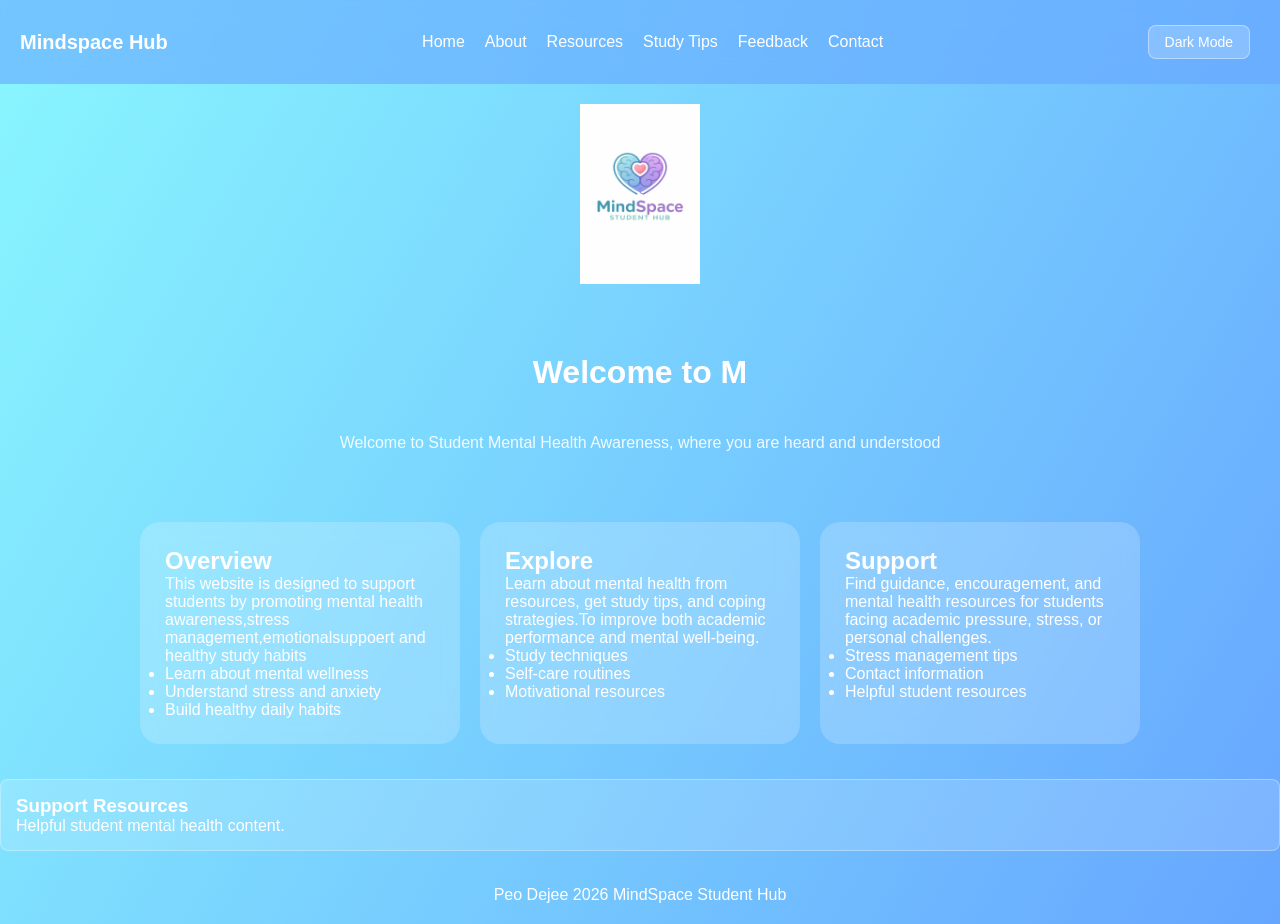
<file: index.html>
<!DOCTYPE html>
<html lang="en">
<head>
<meta charset="UTF-8">
<meta name="viewport" content="width=device-width, initial-scale=1.0">
<title>MINDSPACE STUDENT HUB</title>
<link rel="stylesheet" href="Style.css">
</head>

<body>

<nav class="navbar">
  <div class="nav-container">
    <div class="logo-text">Mindspace Hub</div>
    <div class="nav-links" id="nav-links">
      <a href="index.html">Home</a>
      <a href="About.html">About</a>
      <a href="resources.html">Resources</a>
      <a href="StudyTips.html">Study Tips</a>
      <a href="Feedback.html">Feedback</a>
      <a href="Contact.html">Contact</a>
    </div>
    <div style="display:flex; align-items:center; gap:10px;">
      <span class="menu-toggle" id="menu-toggle">&#9776;</span>
      <button id="theme-toggle">Dark Mode</button>
    </div>
  </div>
</nav>

<img src="Logo.png" class="logo">

<div class="hero">
  <h1 id="typing-headline">Welcome to Mindspace</h1>
  <p>Welcome to Student Mental Health Awareness, where you are heard and understood</p>
</div>

<div class="container">
  <div class="card"><h2>Overview</h2><p>This website is designed to support students by promoting mental health awareness,stress management,emotionalsuppoert and healthy study habits </p>
 <ul>
   <li>Learn about mental wellness</li>
   <li>Understand stress and anxiety</li>
   <li>Build healthy daily habits</li>
</ul>
 </div>
  <div class="card"><h2>Explore</h2><p>Learn about mental health from resources, get study tips, and coping strategies.To improve both academic performance and mental well-being.</p>
 <ul>
   <li>Study techniques</li>
   <li>Self-care routines</li>
   <li>Motivational resources</li>
</ul> 
</div>
  <div class="card"><h2>Support</h2><p>Find guidance, encouragement, and mental health resources for students facing
academic pressure, stress, or personal challenges.
</p>

<ul>
   <li>Stress management tips</li>
   <li>Contact information</li>
   <li>Helpful student resources</li>
</ul></div>
</div>

<article class="project-card" data-category="support">
  <h3>Support Resources</h3>
  <p>Helpful student mental health content.</p>
</article>



<footer>Peo Dejee 2026 MindSpace Student Hub</footer>

<script src="Script.js"></script>
<script>
  const menuToggle = document.getElementById('menu-toggle');
  const navLinks = document.getElementById('nav-links');
  if (menuToggle) {
    menuToggle.addEventListener('click', () => {
      navLinks.classList.toggle('active');
    });
  }
</script>

</body>
</html>
</file>
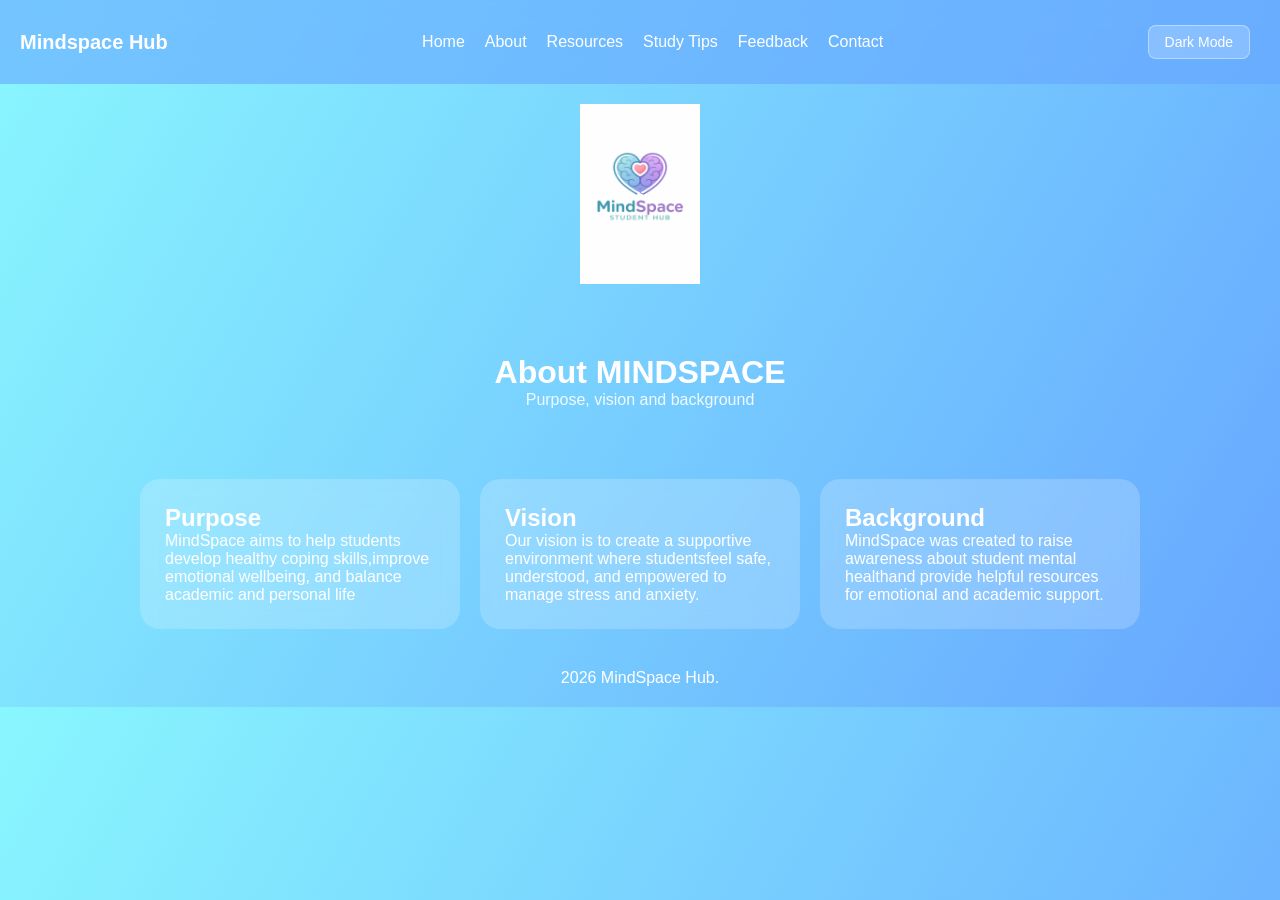
<file: About.html>
<!DOCTYPE html>
<html lang="en">
<head>
    <meta charset="UTF-8">
    <meta name="viewport" content="width=device-width, initial-scale=1.0">
    <title>About — Mindspace Hub</title>
    <link rel="stylesheet" href="Style.css">
</head>

<body>

    
    <nav class="navbar">
        <div class="nav-container">
            <span class="logo-text">Mindspace Hub</span>

            <div class="nav-links" id="nav-links">
                <a href="index.html">Home</a>
                <a href="About.html">About</a>
                <a href="resources.html">Resources</a>
                <a href="StudyTips.html">Study Tips</a>
                <a href="Feedback.html">Feedback</a>
                <a href="Contact.html">Contact</a>
            </div>

            
            <button id="theme-toggle">Dark Mode</button>

            
            <span class="menu-toggle" id="menu-toggle">&#9776;</span>
        </div>
    </nav>

    
    <img src="Logo.png" class="logo" alt="Mindspace Hub Logo">

    
    <div class="hero">
        <h1>About MINDSPACE</h1>
        <p>Purpose, vision and background</p>
    </div>

    
    <div class="container">
        <div class="card">
            <h2>Purpose</h2>
            <p>MindSpace aims to help students develop healthy coping skills,improve emotional wellbeing, and balance academic and personal life

            </p>
        </div>
        <div class="card">
            <h2>Vision</h2>
            <p>Our vision is to create a supportive environment where studentsfeel safe, understood, and empowered to manage stress and anxiety.</p>
        </div>
        <div class="card">
            <h2>Background</h2>
            <p>MindSpace was created to raise awareness about student mental healthand provide helpful resources for emotional and academic support.</p>
        </div>
    </div>

    <footer>
        <p> 2026 MindSpace Hub.</p>
    </footer>

    
    <script src="Script.js"></script>

    
    <script>
        const menuToggle = document.getElementById('menu-toggle');
        const navLinks = document.getElementById('nav-links');
        if (menuToggle) {
            menuToggle.addEventListener('click', () => {
                navLinks.classList.toggle('active');
            });
        }
    </script>

</body>
</html>
</file>
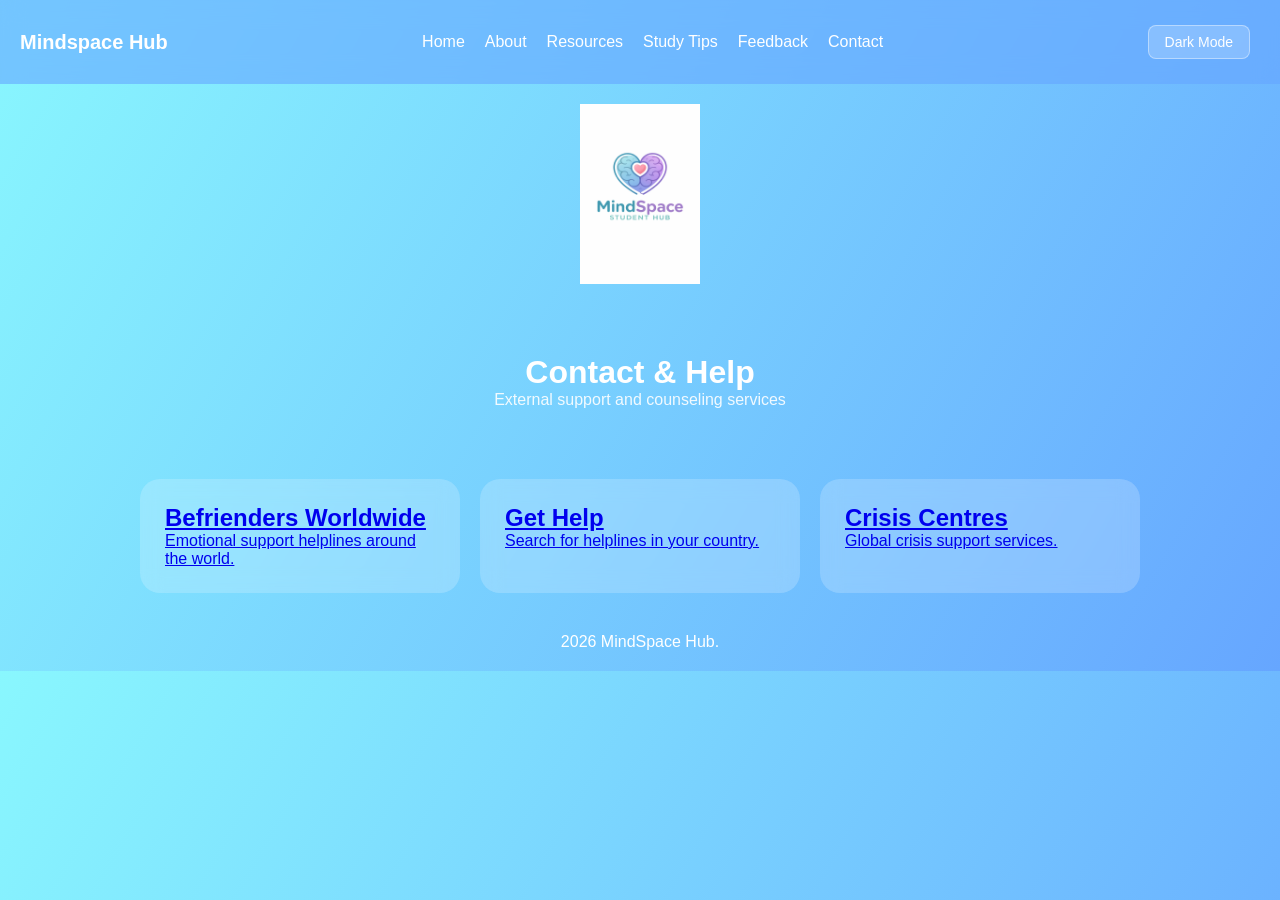
<file: Contact.html>
<!DOCTYPE html>
<html lang="en">
<head>
    <meta charset="UTF-8">
    <meta name="viewport" content="width=device-width, initial-scale=1.0">
    <title>Contact — Mindspace Hub</title>
    <link rel="stylesheet" href="Style.css">
</head>

<body>

    
    <nav class="navbar">
        <div class="nav-container">
            <span class="logo-text">Mindspace Hub</span>

            <div class="nav-links" id="nav-links">
                <a href="index.html">Home</a>
                <a href="About.html">About</a>
                <a href="resources.html">Resources</a>
                <a href="StudyTips.html">Study Tips</a>
                <a href="Feedback.html">Feedback</a>
                <a href="Contact.html">Contact</a>
            </div>

            <button id="theme-toggle">Dark Mode</button>
            <span class="menu-toggle" id="menu-toggle">&#9776;</span>
        </div>
    </nav>

    
    <img src="Logo.png" class="logo" alt="Mindspace Hub Logo">

    
    <div class="hero">
        <h1>Contact &amp; Help</h1>
        <p>External support and counseling services</p>
    </div>

    
    <div class="container">

        <a href="https://www.befrienders.org/" target="_blank" rel="noopener noreferrer" class="card">
            <h2>Befrienders Worldwide</h2>
            <p>Emotional support helplines around the world.</p>
        </a>

        <a href="https://findahelpline.com/" target="_blank" rel="noopener noreferrer" class="card">
            <h2>Get Help</h2>
            <p>Search for helplines in your country.</p>
        </a>

        <a href="https://www.iasp.info/resources/Crisis_Centres/" target="_blank" rel="noopener noreferrer" class="card">
            <h2>Crisis Centres</h2>
            <p>Global crisis support services.</p>
        </a>

    </div>

    <footer>
        <p> 2026 MindSpace Hub.</p>
    </footer>

    <script src="Script.js"></script>

    <script>
        const menuToggle = document.getElementById('menu-toggle');
        const navLinks = document.getElementById('nav-links');
        if (menuToggle) {
            menuToggle.addEventListener('click', () => {
                navLinks.classList.toggle('active');
            });
        }
    </script>

</body>
</html>
</file>
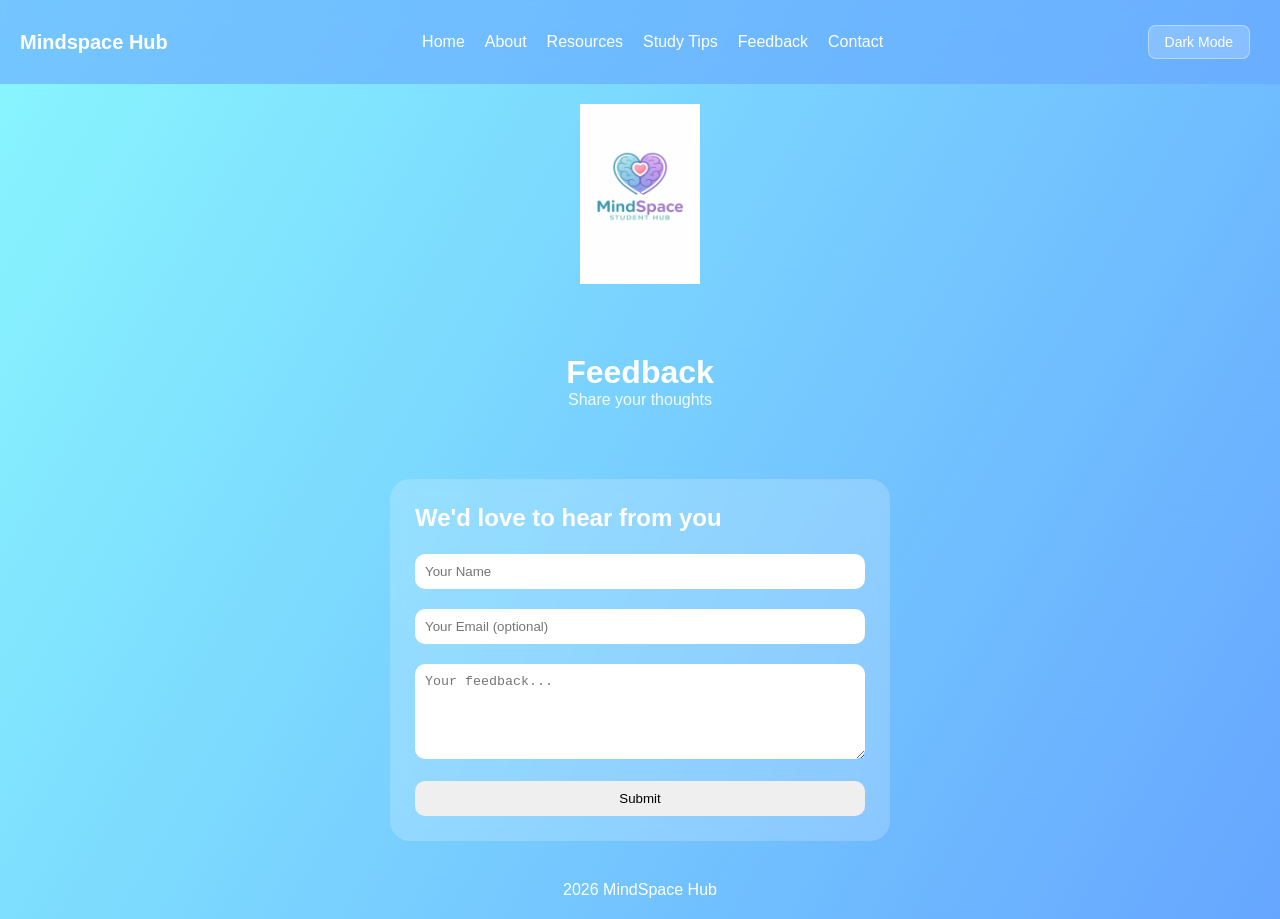
<file: Feedback.html>
<!DOCTYPE html>
<html lang="en">
<head>
    <meta charset="UTF-8">
    <meta name="viewport" content="width=device-width, initial-scale=1.0">
    <title>Feedback — Mindspace Hub</title>
    <link rel="stylesheet" href="Style.css">
</head>

<body>

    <!-- NAVBAR -->
    <nav class="navbar">
        <div class="nav-container">
            <span class="logo-text">Mindspace Hub</span>

            <div class="nav-links" id="nav-links">
                <a href="index.html">Home</a>
                <a href="About.html">About</a>
                <a href="resources.html">Resources</a>
                <a href="StudyTips.html">Study Tips</a>
                <a href="Feedback.html">Feedback</a>
                <a href="Contact.html">Contact</a>
            </div>

            <button id="theme-toggle">Dark Mode</button>
            <span class="menu-toggle" id="menu-toggle">&#9776;</span>
        </div>
    </nav>

    
    <img src="Logo.png" class="logo" alt="Mindspace Hub Logo">

    <div class="hero">
        <h1>Feedback</h1>
        <p>Share your thoughts</p>
    </div>

    
    <div class="container">
        <div class="card" style="max-width: 500px; width: 100%;">
            <h2 style="margin-bottom: 12px;">We'd love to hear from you</h2>
            <form onsubmit="handleSubmit(event)">
                <input type="text" id="feedback-name" placeholder="Your Name" required>
                <input type="email" id="feedback-email" placeholder="Your Email (optional)">
                <textarea id="feedback-message" placeholder="Your feedback..." rows="5" required></textarea>
                <button type="submit" style="width: 100%; margin-top: 8px;">Submit</button>
            </form>
            <p id="feedback-thanks" style="display:none; margin-top: 14px; font-weight: 500;">
                Thank you for your feedback! ✅
            </p>
        </div>
    </div>

    <footer>
        <p> 2026 MindSpace Hub</p>
    </footer>

    
    <script src="Script.js"></script>

    <script>

        const menuToggle = document.getElementById('menu-toggle');
        const navLinks = document.getElementById('nav-links');
        if (menuToggle) {
            menuToggle.addEventListener('click', () => {
                navLinks.classList.toggle('active');
            });
        }

        function handleSubmit(e) {
            e.preventDefault();
            document.getElementById('feedback-thanks').style.display = 'block';
            e.target.reset();
        }
    </script>

</body>
</html>
</file>
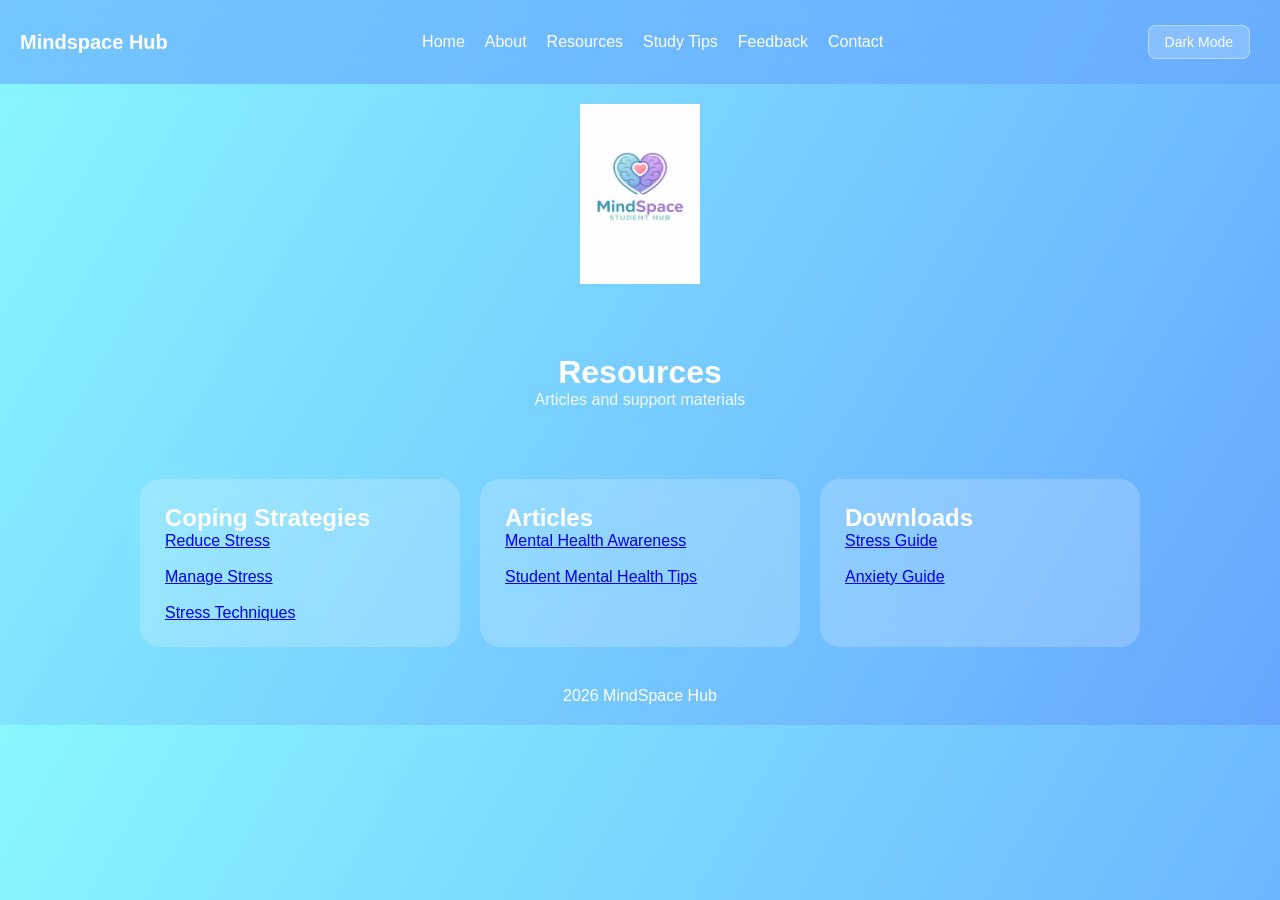
<file: resources.html>
<!DOCTYPE html>
<html lang="en">
<head>
    <meta charset="UTF-8">
    <meta name="viewport" content="width=device-width, initial-scale=1.0">
    <title>Resources — Mindspace Hub</title>
    <link rel="stylesheet" href="Style.css">
</head>

<body>

    
    <nav class="navbar">
        <div class="nav-container">
            <span class="logo-text">Mindspace Hub</span>

            <div class="nav-links" id="nav-links">
                <a href="index.html">Home</a>
                <a href="About.html">About</a>
                <a href="resources.html">Resources</a>
                <a href="StudyTips.html">Study Tips</a>
                <a href="Feedback.html">Feedback</a>
                <a href="Contact.html">Contact</a>
            </div>

            <button id="theme-toggle">Dark Mode</button>
            <span class="menu-toggle" id="menu-toggle">&#9776;</span>
        </div>
    </nav>

    
    <img src="Logo.png" class="logo" alt="Mindspace Hub Logo">

    
    <div class="hero">
        <h1>Resources</h1>
        <p>Articles and support materials</p>
    </div>


    <div class="container">

    
        <div class="card">
            <h2>Coping Strategies</h2>

            <a href="https://www.nhs.uk/mental-health/self-help/guides-tools-and-activities/tips-to-reduce-stress/"
               target="_blank" rel="noopener noreferrer" class="btn">Reduce Stress</a><br><br>

            <a href="https://www.mind.org.uk/information-support/types-of-mental-health-problems/stress/"
               target="_blank" rel="noopener noreferrer" class="btn">Manage Stress</a><br><br>

            <a href="https://www.helpguide.org/articles/stress/stress-management.htm"
               target="_blank" rel="noopener noreferrer" class="btn">Stress Techniques</a>
        </div>

        
        <div class="card">
            <h2>Articles</h2>

            <a href="https://www.who.int/news-room/fact-sheets/detail/mental-health-strengthening-our-response"
               target="_blank" rel="noopener noreferrer" class="btn">Mental Health Awareness</a><br><br>

            <a href="https://www.nhs.uk/mental-health/self-help/tips-and-support/"
               target="_blank" rel="noopener noreferrer" class="btn">Student Mental Health Tips</a>
        </div>

        
        <div class="card">
            <h2>Downloads</h2>

            <a href="Stress-Guide.pdf" target="_blank" rel="noopener noreferrer" class="btn">
                Stress Guide
            </a><br><br>

            <a href="Managing-stress.pdf" target="_blank" rel="noopener noreferrer" class="btn">
                Anxiety Guide
            </a>
        </div>

    </div>

    <footer>
        <p> 2026 MindSpace Hub</p>
    </footer>

    
    <script src="Script.js"></script>

    <script>
    
        const menuToggle = document.getElementById('menu-toggle');
        const navLinks = document.getElementById('nav-links');
        if (menuToggle) {
            menuToggle.addEventListener('click', () => {
                navLinks.classList.toggle('active');
            });
        }
    </script>

</body>
</html>
</file>
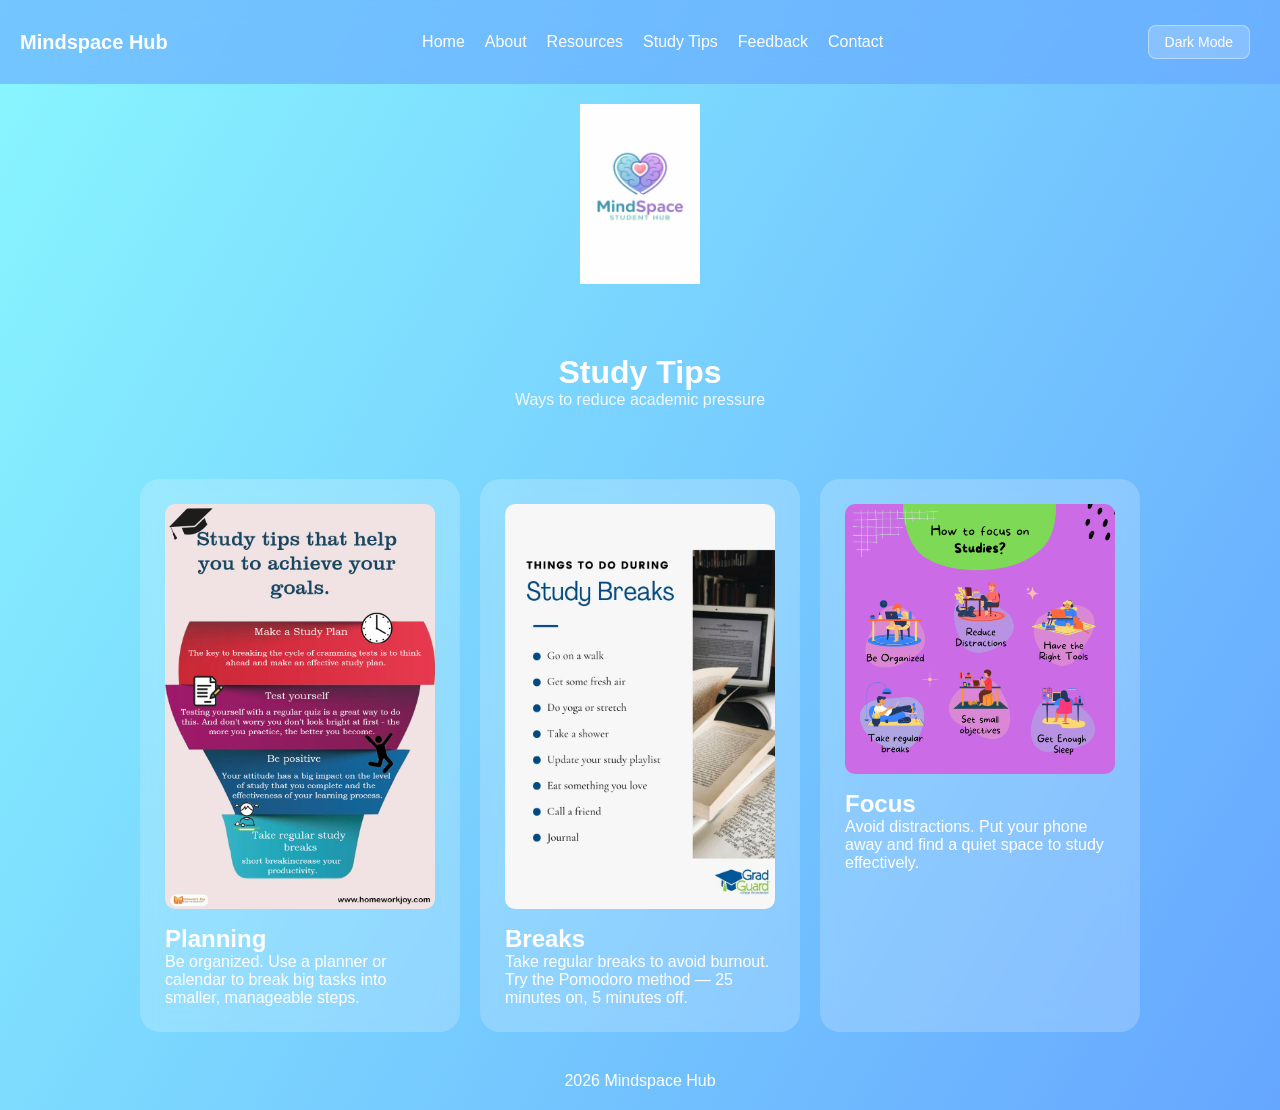
<file: StudyTips.html>
<!DOCTYPE html>
<html lang="en">
<head>
    <meta charset="UTF-8">
    <meta name="viewport" content="width=device-width, initial-scale=1.0">
    <title>Study Tips — Mindspace Hub</title>
    <link rel="stylesheet" href="Style.css">
</head>

<body>

    
    <nav class="navbar">
        <div class="nav-container">
            <span class="logo-text">Mindspace Hub</span>

            <div class="nav-links" id="nav-links">
                <a href="index.html">Home</a>
                <a href="About.html">About</a>
                <a href="resources.html">Resources</a>
                <a href="StudyTips.html">Study Tips</a>
                <a href="Feedback.html">Feedback</a>
                <a href="Contact.html">Contact</a>
            </div>

            <button id="theme-toggle">Dark Mode</button>
            <span class="menu-toggle" id="menu-toggle">&#9776;</span>
        </div>
    </nav>

    
    <img src="Logo.png" class="logo" alt="Mindspace Hub Logo">

    
    <div class="hero">
        <h1>Study Tips</h1>
        <p>Ways to reduce academic pressure</p>
    </div>

    
    <div class="container">

        <div class="card">
            <img src="Planning.jpg" alt="Planning" style="width:100%; border-radius: 10px; margin-bottom: 12px;">
            <h2>Planning</h2>
            <p>Be organized. Use a planner or calendar to break big tasks into smaller, manageable steps.</p>
        </div>

        <div class="card">
            <img src="Breaks.jpg" alt="Taking Breaks" style="width:100%; border-radius: 10px; margin-bottom: 12px;">
            <h2>Breaks</h2>
            <p>Take regular breaks to avoid burnout. Try the Pomodoro method — 25 minutes on, 5 minutes off.</p>
        </div>

        <div class="card">
            <img src="Focus.png" alt="Focus" style="width:100%; border-radius: 10px; margin-bottom: 12px;">
            <h2>Focus</h2>
            <p>Avoid distractions. Put your phone away and find a quiet space to study effectively.</p>
        </div>

    </div>

    <footer>
        <p> 2026 Mindspace Hub</p>
    </footer>

    <script src="Script.js"></script>

    <script>
        
        const menuToggle = document.getElementById('menu-toggle');
        const navLinks = document.getElementById('nav-links');
        if (menuToggle) {
            menuToggle.addEventListener('click', () => {
                navLinks.classList.toggle('active');
            });
        }
    </script>

</body>
</html>
</file>
<file: Style.css>
* {
    box-sizing: border-box;
    margin: 0;
    padding: 0;
}

body {
    font-family: 'Segoe UI', sans-serif;
    background: linear-gradient(120deg, #89f7fe, #66a6ff);
    color: white;
    transition: background 0.3s, color 0.3s;
}


body.dark-mode {
    background: linear-gradient(120deg, #1e1e2f, #121212);
    color: #f1f1f1;
}


.navbar {
    position: sticky;
    top: 0;
    width: 100%;
    backdrop-filter: blur(12px);
    background: rgba(102, 166, 255, 0.6);
    z-index: 1000;
    transition: background 0.3s, color 0.3s;
}

body.dark-mode .navbar {
    background: rgba(20, 20, 30, 0.8);
}


.nav-container {
    display: flex;
    justify-content: space-between;
    align-items: center;
    padding: 15px 20px;
}


.logo-text {
    font-size: 20px;
    font-weight: bold;
}


.nav-links {
    display: flex;
    gap: 20px;
}

.nav-links a {
    text-decoration: none;
    color: white;
    font-weight: 500;
    position: relative;
}


.nav-links a::after {
    content: "";
    position: absolute;
    width: 0%;
    height: 2px;
    background: white;
    left: 0;
    bottom: -5px;
    transition: 0.3s;
}

.nav-links a:hover::after {
    width: 100%;
}
.menu-toggle {
    display: none;
    font-size: 26px;
    cursor: pointer;
}


.dark-toggle {
    font-size: 20px;
    cursor: pointer;
    margin-left: 10px;
}


.hero {
    text-align: center;
    padding: 30px 20px;
}

.hero h1 {
    font-size: 32px;
    font-weight: 700;
}

.hero p {
    opacity: 0.9;
}


.logo {
    display: block;
    margin: 20px auto;
    width: 120px;
    max-width: 100%;
}


.container {
    display: flex;
    flex-wrap: wrap;
    justify-content: center;
    gap: 15px;
    padding: 20px;
    max-width: 1100px;
    margin: auto;
}


.card {
    background: rgba(255, 255, 255, 0.2);
    backdrop-filter: blur(10px);
    padding: 25px;
    border-radius: 20px;
    flex: 1 1 250px;
    max-width: 300px;
    transition: 0.3s;
}

body.dark-mode .card {
    background: rgba(255, 255, 255, 0.08);
    border: 1px solid rgba(255, 255, 255, 0.15);
}

.card:hover {
    transform: translateY(-5px);
}


input, textarea {
    width: 100%;
    padding: 10px;
    margin: 10px 0;
    border: none;
    border-radius: 10px;
}

body.dark-mode input,
body.dark-mode textarea {
    background: #2a2a3d;
    color: #f1f1f1;
    border: 1px solid #444;
}

button {
    padding: 10px;
    border: none;
    border-radius: 10px;
    cursor: pointer;
}


footer {
    text-align: center;
    padding: 20px;
}

body.dark-mode footer {
    background: rgba(20, 20, 30, 0.6);
    color: #ccc;
}


#theme-toggle {
    padding: 8px 16px;
    cursor: pointer;
    margin: 10px;
    border-radius: 8px;
    border: 1px solid rgba(255,255,255,0.4);
    background: rgba(255,255,255,0.2);
    color: white;
    font-size: 14px;
    transition: background 0.3s;
}

body.dark-mode #theme-toggle {
    background: rgba(255,255,255,0.1);
    border-color: rgba(255,255,255,0.2);
    color: #f1f1f1;
}


#typing-headline {
    min-height: 80px;
}


.filter-btn {
    padding: 8px 16px;
    margin: 5px;
    border: 1px solid rgba(255, 255, 255, 0.5);
    background: rgba(102, 166, 255, 0.5);
    color: white;
    cursor: pointer;
    border-radius: 4px;
    transition: background 0.3s;
}

.filter-btn.active,
.filter-btn:hover {
    background: rgba(102, 166, 255, 0.9);
    color: white;
}

body.dark-mode .filter-btn {
    background: rgba(255, 255, 255, 0.08);
    border-color: rgba(255, 255, 255, 0.2);
    color: #f1f1f1;
}

body.dark-mode .filter-btn.active,
body.dark-mode .filter-btn:hover {
    background: rgba(100, 100, 200, 0.5);
}


.project-card {
    transition: all 0.3s;
    margin: 15px 0;
    padding: 15px;
    border: 1px solid rgba(255,255,255,0.3);
    border-radius: 8px;
    background: rgba(255,255,255,0.15);
}

body.dark-mode .project-card {
    background: rgba(255, 255, 255, 0.06);
    border-color: rgba(255, 255, 255, 0.1);
    color: #f1f1f1;
}

.project-card.hidden {
    display: none;
}


@media (max-width: 768px) {

    .menu-toggle {
        display: block;
    }

    .nav-links {
        position: absolute;
        top: 60px;
        right: 0;
        width: 100%;
        background: rgba(102, 166, 255, 0.95);
        flex-direction: column;
        align-items: center;
        display: none;
        padding: 20px 0;
    }

    body.dark-mode .nav-links {
        background: rgba(20, 20, 30, 0.95);
    }

    .nav-links a {
        padding: 10px;
        width: 100%;
        text-align: center;
    }

    .nav-links.active {
        display: flex;
    }
}


@media (min-width: 768px) {
    .card {
        max-width: 320px;
    }
}


@media (min-width: 1024px) {
    .hero {
        padding: 50px;
    }

    .container {
        gap: 20px;
    }
}
</file>
